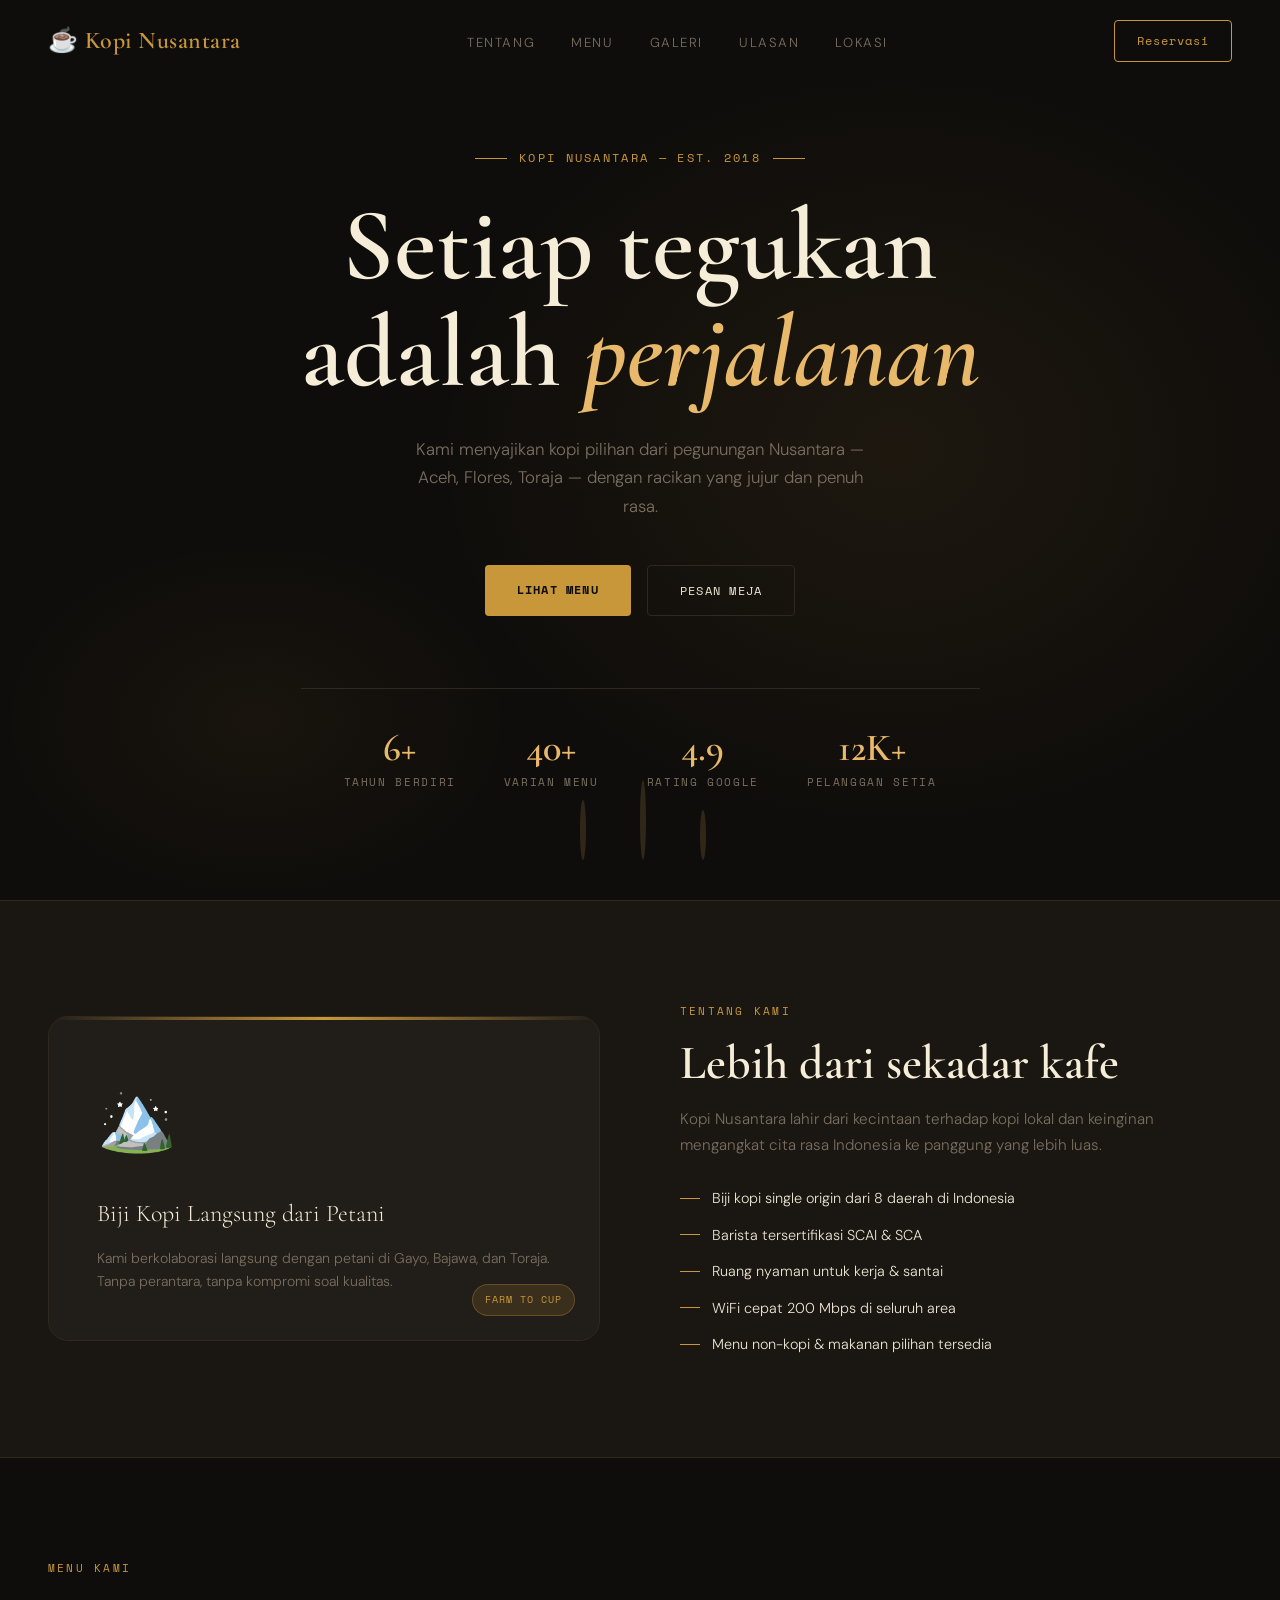
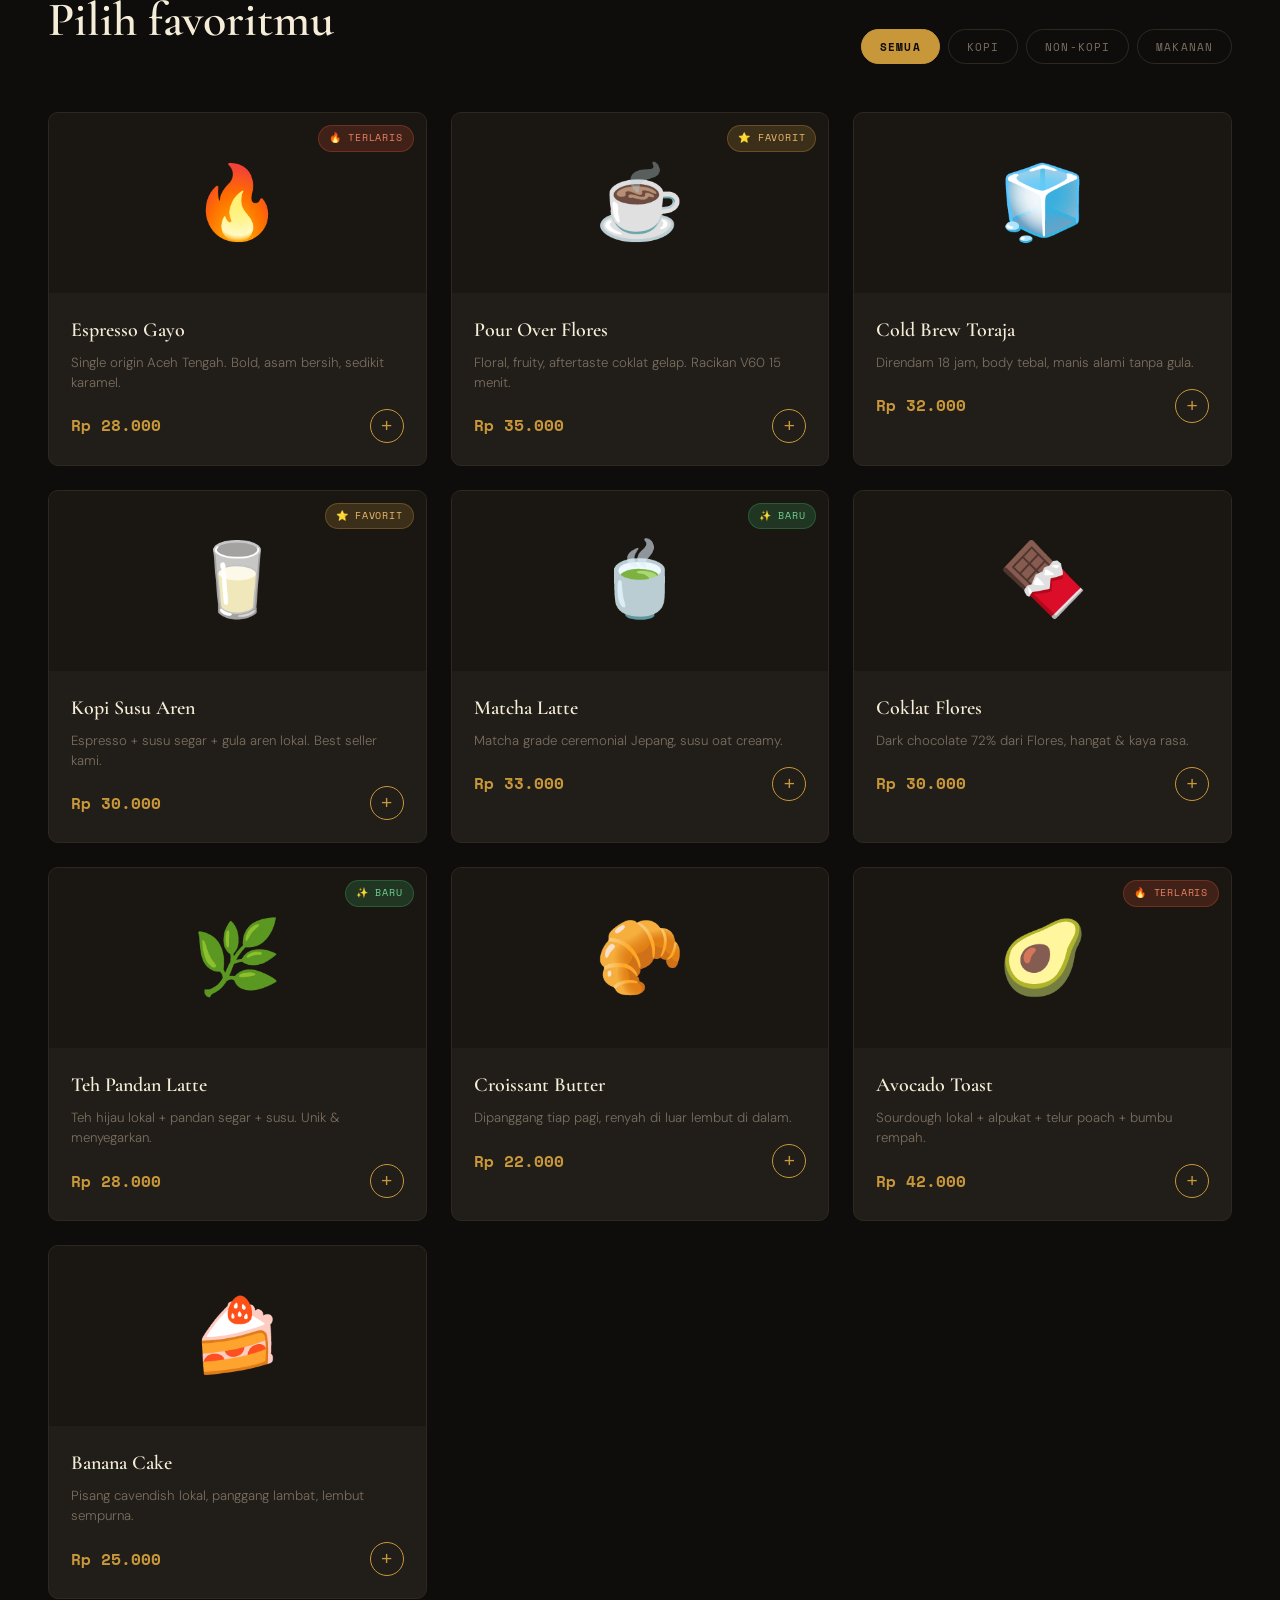
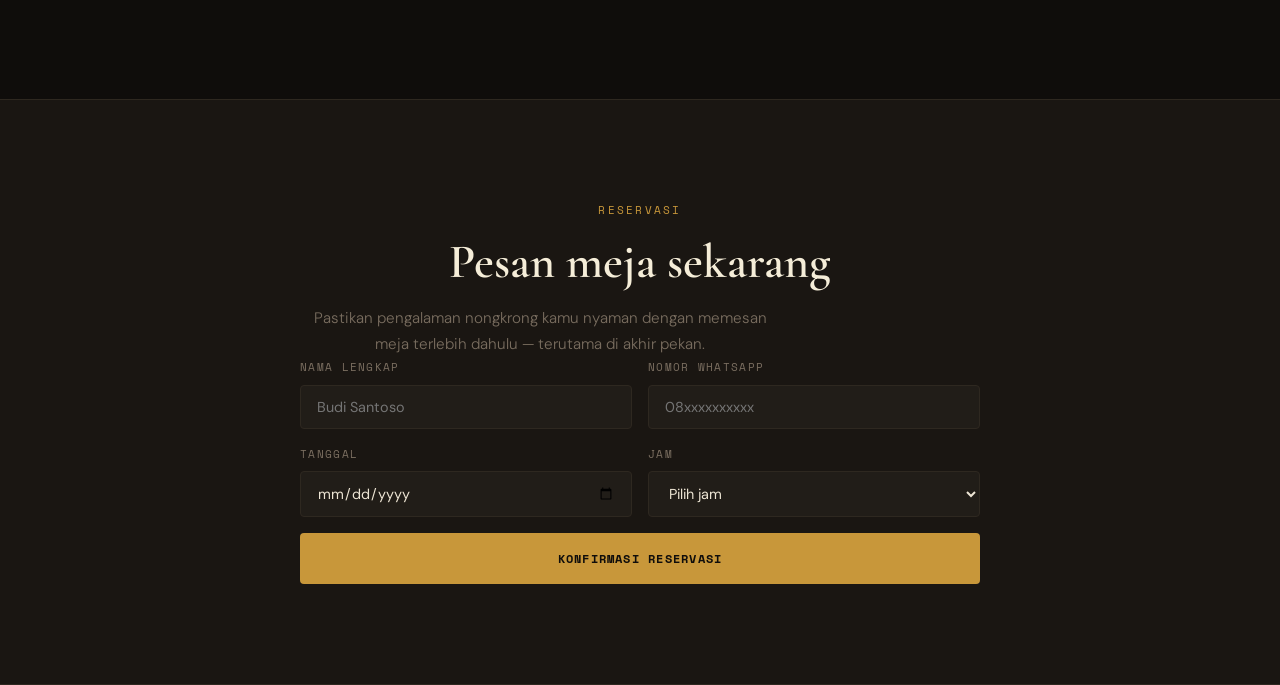
<file: index.html>
<!doctype html>
<html lang="id">
  <head>
    <meta charset="UTF-8" />
    <meta name="viewport" content="width=device-width, initial-scale=1.0" />
    <title>Kopi Nusantara — Dari Bumi, Untuk Jiwa</title>

    <link
      href="https://fonts.googleapis.com/css2?family=Cormorant+Garamond:ital,wght@0,400;0,600;1,400&family=DM+Sans:wght@300;400;500&family=Space+Mono:wght@400;700&display=swap"
      rel="stylesheet"
    />

    <link rel="stylesheet" href="style.css" />
  </head>

  <body>
    <nav id="navbar">
      <a class="nav-logo" href="#"> ☕ Kopi Nusantara </a>

      <ul class="nav-links">
        <li><a href="#about">Tentang</a></li>
        <li><a href="#menu">Menu</a></li>
        <li><a href="#galeri">Galeri</a></li>
        <li><a href="#testimoni">Ulasan</a></li>
        <li><a href="#info">Lokasi</a></li>
      </ul>

      <a class="nav-cta" href="#reservasi"> Reservasi </a>

      <button class="hamburger" id="hamburger" aria-label="Menu">
        <span></span>
        <span></span>
        <span></span>
      </button>
    </nav>

    <div class="mobile-menu" id="mobileMenu">
      <a href="#about" onclick="closeMenu()">Tentang</a>
      <a href="#menu" onclick="closeMenu()">Menu</a>
      <a href="#galeri" onclick="closeMenu()">Galeri</a>
      <a href="#testimoni" onclick="closeMenu()">Ulasan</a>
      <a href="#reservasi" onclick="closeMenu()">Reservasi</a>
      <a href="#info" onclick="closeMenu()">Lokasi</a>
    </div>

    <section id="hero">
      <div class="hero-bg"></div>

      <div class="steam-wrap">
        <div class="steam"></div>
        <div class="steam"></div>
        <div class="steam"></div>
      </div>

      <div class="hero-content fade-up">
        <p class="hero-eyebrow">Kopi Nusantara — Est. 2018</p>

        <h1 class="hero-title">
          Setiap tegukan<br />
          adalah <em>perjalanan</em>
        </h1>

        <p class="hero-sub">
          Kami menyajikan kopi pilihan dari pegunungan Nusantara — Aceh, Flores,
          Toraja — dengan racikan yang jujur dan penuh rasa.
        </p>

        <div class="hero-actions">
          <a href="#menu" class="btn-primary"> Lihat Menu </a>

          <a href="#reservasi" class="btn-ghost"> Pesan Meja </a>
        </div>

        <div class="hero-stats">
          <div class="stat">
            <div class="stat-num">6+</div>
            <div class="stat-label">Tahun Berdiri</div>
          </div>

          <div class="stat">
            <div class="stat-num">40+</div>
            <div class="stat-label">Varian Menu</div>
          </div>

          <div class="stat">
            <div class="stat-num">4.9</div>
            <div class="stat-label">Rating Google</div>
          </div>

          <div class="stat">
            <div class="stat-num">12K+</div>
            <div class="stat-label">Pelanggan Setia</div>
          </div>
        </div>
      </div>
    </section>

    <section id="about">
      <div class="about-visual fade-up">
        <div class="about-card">
          <span class="about-icon"> 🏔️ </span>

          <div class="about-card-title">Biji Kopi Langsung dari Petani</div>

          <p style="font-size: 0.88rem; color: var(--muted); line-height: 1.6">
            Kami berkolaborasi langsung dengan petani di Gayo, Bajawa, dan
            Toraja. Tanpa perantara, tanpa kompromi soal kualitas.
          </p>

          <div class="about-badge">Farm to Cup</div>
        </div>
      </div>

      <div class="about-text fade-up">
        <p class="section-eyebrow">Tentang Kami</p>

        <h2 class="section-title">Lebih dari sekadar kafe</h2>

        <p class="section-desc">
          Kopi Nusantara lahir dari kecintaan terhadap kopi lokal dan keinginan
          mengangkat cita rasa Indonesia ke panggung yang lebih luas.
        </p>

        <br />

        <ul class="feature-list">
          <li>Biji kopi single origin dari 8 daerah di Indonesia</li>

          <li>Barista tersertifikasi SCAI & SCA</li>

          <li>Ruang nyaman untuk kerja & santai</li>

          <li>WiFi cepat 200 Mbps di seluruh area</li>

          <li>Menu non-kopi & makanan pilihan tersedia</li>
        </ul>
      </div>
    </section>

    <section>
      <div id="menu">
        <div class="menu-header">
          <div>
            <p class="section-eyebrow">Menu Kami</p>

            <h2 class="section-title">Pilih favoritmu</h2>
          </div>

          <div class="menu-filters">
            <button class="filter-btn active" data-filter="all">Semua</button>

            <button class="filter-btn" data-filter="kopi">Kopi</button>

            <button class="filter-btn" data-filter="non-kopi">Non-Kopi</button>

            <button class="filter-btn" data-filter="makanan">Makanan</button>
          </div>
        </div>

        <div class="menu-grid" id="menuGrid"></div>
      </div>
    </section>

    <section id="reservasi">
      <div class="reservasi-inner fade-up">
        <p class="section-eyebrow">Reservasi</p>

        <h2 class="section-title">Pesan meja sekarang</h2>

        <p class="section-desc">
          Pastikan pengalaman nongkrong kamu nyaman dengan memesan meja terlebih
          dahulu — terutama di akhir pekan.
        </p>

        <div class="form-grid">
          <div class="form-group">
            <label for="nama"> Nama Lengkap </label>

            <input type="text" id="nama" placeholder="Budi Santoso" />
          </div>

          <div class="form-group">
            <label for="telp"> Nomor WhatsApp </label>

            <input type="tel" id="telp" placeholder="08xxxxxxxxxx" />
          </div>

          <div class="form-group">
            <label for="tgl"> Tanggal </label>

            <input type="date" id="tgl" />
          </div>

          <div class="form-group">
            <label for="jam"> Jam </label>

            <select id="jam">
              <option value="">Pilih jam</option>

              <option>08:00</option>
              <option>09:00</option>
              <option>10:00</option>
              <option>11:00</option>
              <option>12:00</option>
              <option>13:00</option>
              <option>14:00</option>
              <option>15:00</option>
              <option>16:00</option>
              <option>17:00</option>
              <option>18:00</option>
              <option>19:00</option>
              <option>20:00</option>
            </select>
          </div>
        </div>

        <button
          class="btn-primary"
          onclick="submitReservasi()"
          style="width: 100%; padding: 16px"
        >
          Konfirmasi Reservasi
        </button>

        <div id="form-msg">
          ✅ Reservasi berhasil! Kami akan menghubungi kamu via WhatsApp untuk
          konfirmasi.
        </div>
      </div>
    </section>

    <!-- bagian HTML masih berlanjut: galeri, testimoni, info, footer, script link -->

    <script src="script.js"></script>
  </body>
</html>
</file>
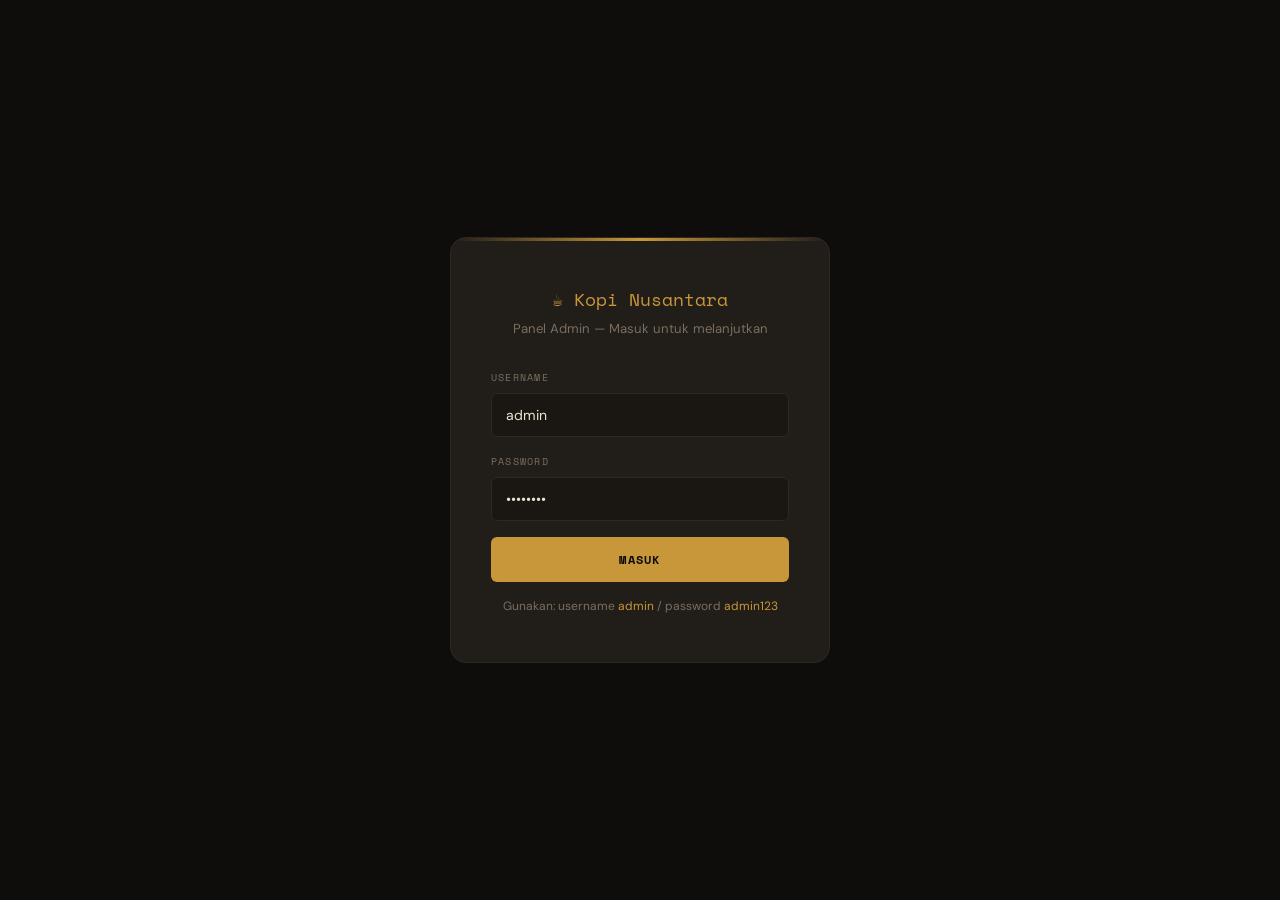
<file: admin-dashboard.html>
<!DOCTYPE html>
<html lang="id">
<head>
  <meta charset="UTF-8"/>
  <meta name="viewport" content="width=device-width, initial-scale=1.0"/>
  <title>Admin — Kopi Nusantara</title>
  <link href="https://fonts.googleapis.com/css2?family=DM+Sans:wght@300;400;500;600&family=Space+Mono:wght@400;700&display=swap" rel="stylesheet"/>
  <style>
    :root {
      --bg:       #0F0D0B;
      --surface:  #1A1612;
      --card:     #211D18;
      --border:   #2E2820;
      --gold:     #C8973A;
      --gold-s:   #E8B96A;
      --cream:    #F5EDD8;
      --muted:    #7A6E60;
      --text:     #EDE5D4;
      --red:      #E05A3A;
      --green:    #4CAF7D;
      --blue:     #4A90D9;
      --sidebar-w: 240px;
    }
    *, *::before, *::after { box-sizing: border-box; margin: 0; padding: 0; }
    body { background: var(--bg); color: var(--text); font-family: 'DM Sans', sans-serif; font-size: 0.9rem; display: flex; min-height: 100vh; }

    /* LOGIN */
    #loginScreen {
      position: fixed; inset: 0; z-index: 999;
      background: var(--bg);
      display: flex; align-items: center; justify-content: center;
    }
    .login-box {
      background: var(--card); border: 1px solid var(--border);
      border-radius: 16px; padding: 48px 40px; width: 380px;
      position: relative; overflow: hidden;
    }
    .login-box::before {
      content: ''; position: absolute; top: 0; left: 0; right: 0; height: 3px;
      background: linear-gradient(90deg, transparent, var(--gold), transparent);
    }
    .login-logo {
      font-family: 'Space Mono', monospace; font-size: 1.1rem;
      color: var(--gold); margin-bottom: 8px; text-align: center;
    }
    .login-sub { text-align: center; color: var(--muted); font-size: 0.82rem; margin-bottom: 32px; }
    .login-label {
      font-family: 'Space Mono', monospace; font-size: 0.65rem;
      letter-spacing: 0.12em; text-transform: uppercase;
      color: var(--muted); display: block; margin-bottom: 8px;
    }
    .login-input {
      width: 100%; background: var(--surface); border: 1px solid var(--border);
      border-radius: 6px; padding: 12px 14px; color: var(--text);
      font-family: 'DM Sans', sans-serif; font-size: 0.88rem;
      outline: none; margin-bottom: 16px; transition: border-color 0.2s;
    }
    .login-input:focus { border-color: var(--gold); }
    .login-btn {
      width: 100%; padding: 13px; background: var(--gold); color: var(--bg);
      border: none; border-radius: 6px; font-family: 'Space Mono', monospace;
      font-size: 0.78rem; font-weight: 700; letter-spacing: 0.1em;
      text-transform: uppercase; cursor: pointer; transition: background 0.2s;
    }
    .login-btn:hover { background: var(--gold-s); }
    .login-hint { text-align: center; color: var(--muted); font-size: 0.75rem; margin-top: 16px; }
    .login-hint span { color: var(--gold); }
    #loginErr { color: var(--red); font-size: 0.8rem; text-align: center; margin-top: 8px; display: none; }

    /* SIDEBAR */
    #sidebar {
      width: var(--sidebar-w); background: var(--surface);
      border-right: 1px solid var(--border);
      display: flex; flex-direction: column;
      position: fixed; top: 0; left: 0; bottom: 0; z-index: 50;
      transform: translateX(0); transition: transform 0.3s;
    }
    .sidebar-logo {
      padding: 24px 20px 20px;
      font-family: 'Space Mono', monospace; font-size: 0.95rem;
      color: var(--gold); border-bottom: 1px solid var(--border);
      display: flex; align-items: center; gap: 10px;
    }
    .sidebar-nav { flex: 1; padding: 16px 0; overflow-y: auto; }
    .nav-group-label {
      font-family: 'Space Mono', monospace; font-size: 0.6rem;
      letter-spacing: 0.15em; text-transform: uppercase;
      color: var(--muted); padding: 12px 20px 6px;
    }
    .nav-item {
      display: flex; align-items: center; gap: 10px;
      padding: 10px 20px; cursor: pointer; border-radius: 0;
      color: var(--muted); font-size: 0.85rem;
      transition: color 0.2s, background 0.2s;
      border-left: 3px solid transparent;
    }
    .nav-item:hover { color: var(--text); background: rgba(255,255,255,0.03); }
    .nav-item.active { color: var(--gold); background: rgba(200,151,58,0.08); border-left-color: var(--gold); }
    .nav-icon { font-size: 1rem; width: 20px; text-align: center; }
    .sidebar-footer {
      padding: 16px 20px; border-top: 1px solid var(--border);
    }
    .admin-info { display: flex; align-items: center; gap: 10px; margin-bottom: 12px; }
    .admin-avatar {
      width: 34px; height: 34px; border-radius: 50%;
      background: linear-gradient(135deg, var(--gold), var(--gold-s));
      display: flex; align-items: center; justify-content: center; font-size: 1rem;
    }
    .admin-name { font-size: 0.82rem; font-weight: 500; }
    .admin-role { font-family: 'Space Mono', monospace; font-size: 0.62rem; color: var(--muted); }
    .logout-btn {
      width: 100%; padding: 9px; background: transparent;
      border: 1px solid var(--border); color: var(--muted);
      border-radius: 6px; cursor: pointer; font-size: 0.78rem;
      font-family: 'Space Mono', monospace; letter-spacing: 0.08em;
      transition: border-color 0.2s, color 0.2s;
    }
    .logout-btn:hover { border-color: var(--red); color: var(--red); }

    /* MAIN */
    #main { margin-left: var(--sidebar-w); flex: 1; display: flex; flex-direction: column; min-height: 100vh; }
    .topbar {
      background: var(--surface); border-bottom: 1px solid var(--border);
      padding: 16px 32px; display: flex; align-items: center;
      justify-content: space-between; position: sticky; top: 0; z-index: 40;
    }
    .topbar-title { font-size: 1rem; font-weight: 600; color: var(--cream); }
    .topbar-right { display: flex; align-items: center; gap: 16px; }
    .topbar-date { font-family: 'Space Mono', monospace; font-size: 0.7rem; color: var(--muted); }
    .badge-notif {
      background: var(--red); color: #fff;
      font-family: 'Space Mono', monospace; font-size: 0.65rem;
      padding: 3px 8px; border-radius: 100px;
    }

    /* CONTENT */
    .page { padding: 28px 32px; display: none; }
    .page.active { display: block; }

    /* STAT CARDS */
    .stat-grid { display: grid; grid-template-columns: repeat(4, 1fr); gap: 16px; margin-bottom: 28px; }
    .stat-card {
      background: var(--card); border: 1px solid var(--border);
      border-radius: 10px; padding: 20px 22px;
      position: relative; overflow: hidden;
    }
    .stat-card::after {
      content: attr(data-icon); position: absolute; right: 16px; top: 14px;
      font-size: 1.8rem; opacity: 0.2;
    }
    .stat-label { font-family: 'Space Mono', monospace; font-size: 0.65rem; letter-spacing: 0.1em; text-transform: uppercase; color: var(--muted); margin-bottom: 10px; }
    .stat-value { font-size: 1.6rem; font-weight: 600; color: var(--cream); margin-bottom: 6px; }
    .stat-delta { font-size: 0.75rem; }
    .delta-up   { color: var(--green); }
    .delta-down { color: var(--red); }

    /* TABLE */
    .section-card {
      background: var(--card); border: 1px solid var(--border);
      border-radius: 10px; overflow: hidden; margin-bottom: 20px;
    }
    .section-head {
      padding: 16px 20px; border-bottom: 1px solid var(--border);
      display: flex; align-items: center; justify-content: space-between;
    }
    .section-head h3 { font-size: 0.9rem; font-weight: 600; color: var(--cream); }
    table { width: 100%; border-collapse: collapse; }
    th {
      font-family: 'Space Mono', monospace; font-size: 0.63rem;
      letter-spacing: 0.1em; text-transform: uppercase;
      color: var(--muted); text-align: left;
      padding: 12px 20px; border-bottom: 1px solid var(--border);
      white-space: nowrap;
    }
    td { padding: 12px 20px; border-bottom: 1px solid var(--border); font-size: 0.84rem; vertical-align: middle; }
    tr:last-child td { border-bottom: none; }
    tr:hover td { background: rgba(255,255,255,0.02); }

    /* STATUS BADGES */
    .badge {
      display: inline-flex; align-items: center; gap: 5px;
      padding: 3px 10px; border-radius: 100px;
      font-family: 'Space Mono', monospace; font-size: 0.62rem;
      letter-spacing: 0.06em; font-weight: 700;
    }
    .badge-confirmed { background: rgba(76,175,125,0.15); color: var(--green); border: 1px solid rgba(76,175,125,0.3); }
    .badge-pending   { background: rgba(200,151,58,0.15); color: var(--gold); border: 1px solid rgba(200,151,58,0.3); }
    .badge-cancelled { background: rgba(224,90,58,0.15);  color: var(--red);  border: 1px solid rgba(224,90,58,0.3); }
    .badge-kopi      { background: rgba(200,151,58,0.12); color: var(--gold-s); border: 1px solid rgba(200,151,58,0.2); }
    .badge-non-kopi  { background: rgba(76,175,125,0.12); color: #70D090; border: 1px solid rgba(76,175,125,0.2); }
    .badge-makanan   { background: rgba(74,144,217,0.12); color: #7AB5E8; border: 1px solid rgba(74,144,217,0.2); }

    /* BUTTONS */
    .btn {
      padding: 7px 14px; border-radius: 6px; cursor: pointer;
      font-size: 0.78rem; font-family: 'Space Mono', monospace;
      letter-spacing: 0.06em; border: none; transition: all 0.2s;
    }
    .btn-sm { padding: 5px 10px; font-size: 0.7rem; }
    .btn-gold  { background: var(--gold); color: var(--bg); font-weight: 700; }
    .btn-gold:hover  { background: var(--gold-s); }
    .btn-ghost { background: transparent; border: 1px solid var(--border); color: var(--muted); }
    .btn-ghost:hover { border-color: var(--gold); color: var(--gold); }
    .btn-danger { background: transparent; border: 1px solid rgba(224,90,58,0.3); color: var(--red); }
    .btn-danger:hover { background: rgba(224,90,58,0.1); }
    .btn-green { background: transparent; border: 1px solid rgba(76,175,125,0.3); color: var(--green); }
    .btn-green:hover { background: rgba(76,175,125,0.1); }

    /* ACTION ROW */
    .action-row { display: flex; gap: 8px; }

    /* SEARCH & FILTER ROW */
    .toolbar { display: flex; gap: 10px; align-items: center; flex-wrap: wrap; }
    .search-input {
      background: var(--surface); border: 1px solid var(--border);
      border-radius: 6px; padding: 8px 14px; color: var(--text);
      font-family: 'DM Sans', sans-serif; font-size: 0.84rem;
      outline: none; width: 220px; transition: border-color 0.2s;
    }
    .search-input:focus { border-color: var(--gold); }
    .filter-select {
      background: var(--surface); border: 1px solid var(--border);
      border-radius: 6px; padding: 8px 14px; color: var(--text);
      font-size: 0.82rem; outline: none; cursor: pointer;
    }

    /* MODAL */
    .modal-overlay {
      position: fixed; inset: 0; background: rgba(0,0,0,0.7);
      display: none; align-items: center; justify-content: center; z-index: 200;
    }
    .modal-overlay.open { display: flex; }
    .modal {
      background: var(--card); border: 1px solid var(--border);
      border-radius: 14px; width: 480px; max-width: 95vw;
      max-height: 90vh; overflow-y: auto;
      position: relative;
    }
    .modal-head {
      padding: 20px 24px; border-bottom: 1px solid var(--border);
      display: flex; align-items: center; justify-content: space-between;
      position: sticky; top: 0; background: var(--card); z-index: 1;
    }
    .modal-head h3 { font-size: 0.95rem; font-weight: 600; color: var(--cream); }
    .modal-close { background: none; border: none; color: var(--muted); font-size: 1.3rem; cursor: pointer; }
    .modal-body { padding: 24px; display: flex; flex-direction: column; gap: 16px; }
    .modal-foot { padding: 16px 24px; border-top: 1px solid var(--border); display: flex; gap: 10px; justify-content: flex-end; }
    .form-row { display: grid; grid-template-columns: 1fr 1fr; gap: 12px; }
    .form-group { display: flex; flex-direction: column; gap: 6px; }
    .form-group.full { grid-column: 1/-1; }
    .form-label { font-family: 'Space Mono', monospace; font-size: 0.63rem; letter-spacing: 0.1em; text-transform: uppercase; color: var(--muted); }
    .form-control {
      background: var(--surface); border: 1px solid var(--border);
      border-radius: 6px; padding: 10px 12px; color: var(--text);
      font-family: 'DM Sans', sans-serif; font-size: 0.86rem;
      outline: none; transition: border-color 0.2s; width: 100%;
    }
    .form-control:focus { border-color: var(--gold); }
    select.form-control option { background: var(--card); }

    /* MINI CHART */
    .chart-wrap { display: grid; grid-template-columns: 1fr 1fr; gap: 16px; margin-bottom: 20px; }
    .chart-card { background: var(--card); border: 1px solid var(--border); border-radius: 10px; padding: 20px; }
    .chart-title { font-family: 'Space Mono', monospace; font-size: 0.68rem; letter-spacing: 0.1em; text-transform: uppercase; color: var(--muted); margin-bottom: 16px; }
    .bar-chart { display: flex; align-items: flex-end; gap: 8px; height: 80px; }
    .bar-col { display: flex; flex-direction: column; align-items: center; gap: 4px; flex: 1; }
    .bar {
      width: 100%; border-radius: 4px 4px 0 0;
      background: linear-gradient(180deg, var(--gold-s), var(--gold));
      transition: height 0.5s ease;
    }
    .bar-lbl { font-family: 'Space Mono', monospace; font-size: 0.58rem; color: var(--muted); }
    .donut-wrap { display: flex; align-items: center; gap: 20px; }
    .donut-legend { display: flex; flex-direction: column; gap: 8px; }
    .legend-item { display: flex; align-items: center; gap: 8px; font-size: 0.78rem; }
    .legend-dot { width: 10px; height: 10px; border-radius: 50%; flex-shrink: 0; }

    /* TOAST */
    #toast {
      position: fixed; bottom: 28px; right: 28px; z-index: 500;
      background: var(--green); color: #fff;
      font-family: 'Space Mono', monospace; font-size: 0.75rem;
      padding: 10px 20px; border-radius: 6px;
      transform: translateY(10px); opacity: 0;
      transition: all 0.3s; pointer-events: none;
    }
    #toast.show { transform: translateY(0); opacity: 1; }
    #toast.error { background: var(--red); }

    /* RESPONSIVE */
    @media (max-width: 900px) {
      #sidebar { transform: translateX(-100%); }
      #sidebar.open { transform: translateX(0); }
      #main { margin-left: 0; }
      .stat-grid { grid-template-columns: 1fr 1fr; }
      .chart-wrap { grid-template-columns: 1fr; }
      .topbar { padding: 14px 16px; }
      .page { padding: 20px 16px; }
    }
    @media (max-width: 560px) {
      .stat-grid { grid-template-columns: 1fr; }
    }

    /* EMPTY STATE */
    .empty-state {
      text-align: center; padding: 48px 20px;
      color: var(--muted); font-size: 0.85rem;
    }
    .empty-state .empty-icon { font-size: 2.5rem; margin-bottom: 12px; }
  </style>
</head>
<body>

<!-- LOGIN -->
<div id="loginScreen">
  <div class="login-box">
    <div class="login-logo">☕ Kopi Nusantara</div>
    <div class="login-sub">Panel Admin — Masuk untuk melanjutkan</div>
    <label class="login-label">Username</label>
    <input class="login-input" id="loginUser" type="text" placeholder="admin" value="admin"/>
    <label class="login-label">Password</label>
    <input class="login-input" id="loginPass" type="password" placeholder="••••••" value="admin123"/>
    <button class="login-btn" onclick="doLogin()">Masuk</button>
    <div class="login-hint">Gunakan: username <span>admin</span> / password <span>admin123</span></div>
    <div id="loginErr">❌ Username atau password salah.</div>
  </div>
</div>

<!-- SIDEBAR -->
<div id="sidebar">
  <div class="sidebar-logo">☕ <span>Admin Panel</span></div>
  <nav class="sidebar-nav">
    <div class="nav-group-label">Utama</div>
    <div class="nav-item active" onclick="showPage('dashboard', this)"><span class="nav-icon">📊</span> Dashboard</div>
    <div class="nav-group-label">Kelola</div>
    <div class="nav-item" onclick="showPage('menu', this)"><span class="nav-icon">☕</span> Menu</div>
    <div class="nav-item" onclick="showPage('reservasi', this)"><span class="nav-icon">📅</span> Reservasi</div>
    <div class="nav-item" onclick="showPage('ulasan', this)"><span class="nav-icon">⭐</span> Ulasan</div>
    <div class="nav-group-label">Pengaturan</div>
    <div class="nav-item" onclick="showPage('pengaturan', this)"><span class="nav-icon">⚙️</span> Pengaturan</div>
  </nav>
  <div class="sidebar-footer">
    <div class="admin-info">
      <div class="admin-avatar">👤</div>
      <div><div class="admin-name">Administrator</div><div class="admin-role">Super Admin</div></div>
    </div>
    <button class="logout-btn" onclick="doLogout()">↩ Keluar</button>
  </div>
</div>

<!-- MAIN -->
<div id="main">
  <div class="topbar">
    <div style="display:flex;align-items:center;gap:12px">
      <button id="menuToggle" onclick="toggleSidebar()" style="background:none;border:none;color:var(--muted);font-size:1.2rem;cursor:pointer;display:none">☰</button>
      <span class="topbar-title" id="topbarTitle">Dashboard</span>
    </div>
    <div class="topbar-right">
      <span class="topbar-date" id="topbarDate"></span>
      <span class="badge-notif" id="pendingBadge">0 pending</span>
    </div>
  </div>

  <!-- DASHBOARD -->
  <div class="page active" id="page-dashboard">
    <div class="stat-grid">
      <div class="stat-card" data-icon="💰">
        <div class="stat-label">Pendapatan Hari Ini</div>
        <div class="stat-value" id="statRevenue">Rp 0</div>
        <div class="stat-delta delta-up">↑ 12% dari kemarin</div>
      </div>
      <div class="stat-card" data-icon="📅">
        <div class="stat-label">Reservasi Hari Ini</div>
        <div class="stat-value" id="statReservasi">0</div>
        <div class="stat-delta delta-up">↑ 3 baru</div>
      </div>
      <div class="stat-card" data-icon="☕">
        <div class="stat-label">Total Menu Aktif</div>
        <div class="stat-value" id="statMenu">0</div>
        <div class="stat-delta" style="color:var(--muted)">— tidak ada perubahan</div>
      </div>
      <div class="stat-card" data-icon="⭐">
        <div class="stat-label">Rating Rata-rata</div>
        <div class="stat-value">4.9</div>
        <div class="stat-delta delta-up">↑ 0.1 bulan ini</div>
      </div>
    </div>

    <div class="chart-wrap">
      <div class="chart-card">
        <div class="chart-title">Pesanan 7 Hari Terakhir</div>
        <div class="bar-chart" id="barChart"></div>
      </div>
      <div class="chart-card">
        <div class="chart-title">Komposisi Menu</div>
        <div class="donut-wrap">
          <svg width="80" height="80" viewBox="0 0 80 80">
            <circle cx="40" cy="40" r="30" fill="none" stroke="var(--border)" stroke-width="14"/>
            <circle cx="40" cy="40" r="30" fill="none" stroke="var(--gold)" stroke-width="14"
              stroke-dasharray="94 94" stroke-dashoffset="0" transform="rotate(-90 40 40)"/>
            <circle cx="40" cy="40" r="30" fill="none" stroke="#4CAF7D" stroke-width="14"
              stroke-dasharray="56 132" stroke-dashoffset="-94" transform="rotate(-90 40 40)"/>
            <circle cx="40" cy="40" r="30" fill="none" stroke="#4A90D9" stroke-width="14"
              stroke-dasharray="38 150" stroke-dashoffset="-150" transform="rotate(-90 40 40)"/>
          </svg>
          <div class="donut-legend">
            <div class="legend-item"><div class="legend-dot" style="background:var(--gold)"></div> Kopi (50%)</div>
            <div class="legend-item"><div class="legend-dot" style="background:#4CAF7D"></div> Non-Kopi (30%)</div>
            <div class="legend-item"><div class="legend-dot" style="background:#4A90D9"></div> Makanan (20%)</div>
          </div>
        </div>
      </div>
    </div>

    <div class="section-card">
      <div class="section-head">
        <h3>Reservasi Terbaru</h3>
        <button class="btn btn-ghost btn-sm" onclick="showPage('reservasi', document.querySelector('.nav-item:nth-child(4)'))">Lihat semua →</button>
      </div>
      <div id="dashReservasiTable"></div>
    </div>
  </div>

  <!-- MENU -->
  <div class="page" id="page-menu">
    <div class="section-card">
      <div class="section-head">
        <h3>Daftar Menu</h3>
        <div class="toolbar">
          <input class="search-input" id="menuSearch" placeholder="🔍 Cari menu..." oninput="renderMenuTable()"/>
          <select class="filter-select" id="menuFilter" onchange="renderMenuTable()">
            <option value="all">Semua</option>
            <option value="kopi">Kopi</option>
            <option value="non-kopi">Non-Kopi</option>
            <option value="makanan">Makanan</option>
          </select>
          <button class="btn btn-gold" onclick="openMenuModal()">+ Tambah Menu</button>
        </div>
      </div>
      <table>
        <thead>
          <tr>
            <th>#</th><th>Nama</th><th>Kategori</th><th>Harga</th><th>Status</th><th>Aksi</th>
          </tr>
        </thead>
        <tbody id="menuTableBody"></tbody>
      </table>
    </div>
  </div>

  <!-- RESERVASI -->
  <div class="page" id="page-reservasi">
    <div class="section-card">
      <div class="section-head">
        <h3>Daftar Reservasi</h3>
        <div class="toolbar">
          <input class="search-input" id="resSearch" placeholder="🔍 Cari nama/tanggal..." oninput="renderResTable()"/>
          <select class="filter-select" id="resFilter" onchange="renderResTable()">
            <option value="all">Semua Status</option>
            <option value="pending">Pending</option>
            <option value="confirmed">Confirmed</option>
            <option value="cancelled">Cancelled</option>
          </select>
          <button class="btn btn-gold" onclick="openResModal()">+ Tambah</button>
        </div>
      </div>
      <table>
        <thead>
          <tr><th>#</th><th>Nama</th><th>Tanggal</th><th>Jam</th><th>Tamu</th><th>Area</th><th>Status</th><th>Aksi</th></tr>
        </thead>
        <tbody id="resTableBody"></tbody>
      </table>
    </div>
  </div>

  <!-- ULASAN -->
  <div class="page" id="page-ulasan">
    <div class="section-card">
      <div class="section-head">
        <h3>Ulasan Pelanggan</h3>
      </div>
      <table>
        <thead>
          <tr><th>#</th><th>Nama</th><th>Rating</th><th>Komentar</th><th>Tanggal</th><th>Aksi</th></tr>
        </thead>
        <tbody id="ulasanTableBody"></tbody>
      </table>
    </div>
  </div>

  <!-- PENGATURAN -->
  <div class="page" id="page-pengaturan">
    <div class="section-card" style="max-width:520px">
      <div class="section-head"><h3>Informasi Toko</h3></div>
      <div class="modal-body">
        <div class="form-group">
          <label class="form-label">Nama Toko</label>
          <input class="form-control" value="Kopi Nusantara"/>
        </div>
        <div class="form-group">
          <label class="form-label">Alamat</label>
          <input class="form-control" value="Jl. Diponegoro No. 42, Salatiga"/>
        </div>
        <div class="form-row">
          <div class="form-group">
            <label class="form-label">Telepon</label>
            <input class="form-control" value="0812-3456-7890"/>
          </div>
          <div class="form-group">
            <label class="form-label">Email</label>
            <input class="form-control" value="halo@kopinusantara.id"/>
          </div>
        </div>
        <div class="form-row">
          <div class="form-group">
            <label class="form-label">Buka (Weekday)</label>
            <input class="form-control" value="07:00"/>
          </div>
          <div class="form-group">
            <label class="form-label">Tutup (Weekday)</label>
            <input class="form-control" value="22:00"/>
          </div>
        </div>
        <button class="btn btn-gold" style="width:100%" onclick="showToast('✅ Pengaturan berhasil disimpan!')">Simpan Perubahan</button>
      </div>
    </div>
  </div>
</div>

<!-- MODAL MENU -->
<div class="modal-overlay" id="menuModal">
  <div class="modal">
    <div class="modal-head">
      <h3 id="menuModalTitle">Tambah Menu</h3>
      <button class="modal-close" onclick="closeModal('menuModal')">✕</button>
    </div>
    <div class="modal-body">
      <input type="hidden" id="menuEditId"/>
      <div class="form-row">
        <div class="form-group full">
          <label class="form-label">Nama Menu</label>
          <input class="form-control" id="mNama" placeholder="Contoh: Espresso Gayo"/>
        </div>
        <div class="form-group">
          <label class="form-label">Kategori</label>
          <select class="form-control" id="mKat">
            <option value="kopi">Kopi</option>
            <option value="non-kopi">Non-Kopi</option>
            <option value="makanan">Makanan</option>
          </select>
        </div>
        <div class="form-group">
          <label class="form-label">Harga (Rp)</label>
          <input class="form-control" id="mHarga" type="number" placeholder="28000"/>
        </div>
        <div class="form-group">
          <label class="form-label">Emoji / Icon</label>
          <input class="form-control" id="mEmoji" placeholder="☕"/>
        </div>
        <div class="form-group">
          <label class="form-label">Badge</label>
          <select class="form-control" id="mBadge">
            <option value="">— Tidak ada —</option>
            <option value="hot">🔥 Terlaris</option>
            <option value="new">✨ Baru</option>
            <option value="fav">⭐ Favorit</option>
          </select>
        </div>
        <div class="form-group full">
          <label class="form-label">Deskripsi</label>
          <textarea class="form-control" id="mDesc" rows="3" placeholder="Deskripsi singkat menu..."></textarea>
        </div>
        <div class="form-group">
          <label class="form-label">Status</label>
          <select class="form-control" id="mStatus">
            <option value="aktif">Aktif</option>
            <option value="nonaktif">Non-Aktif</option>
          </select>
        </div>
      </div>
    </div>
    <div class="modal-foot">
      <button class="btn btn-ghost" onclick="closeModal('menuModal')">Batal</button>
      <button class="btn btn-gold" onclick="saveMenu()">Simpan</button>
    </div>
  </div>
</div>

<!-- MODAL RESERVASI -->
<div class="modal-overlay" id="resModal">
  <div class="modal">
    <div class="modal-head">
      <h3 id="resModalTitle">Tambah Reservasi</h3>
      <button class="modal-close" onclick="closeModal('resModal')">✕</button>
    </div>
    <div class="modal-body">
      <input type="hidden" id="resEditId"/>
      <div class="form-row">
        <div class="form-group">
          <label class="form-label">Nama Tamu</label>
          <input class="form-control" id="rNama" placeholder="Nama pelanggan"/>
        </div>
        <div class="form-group">
          <label class="form-label">WhatsApp</label>
          <input class="form-control" id="rTelp" placeholder="08xxxxxxxxxx"/>
        </div>
        <div class="form-group">
          <label class="form-label">Tanggal</label>
          <input class="form-control" id="rTgl" type="date"/>
        </div>
        <div class="form-group">
          <label class="form-label">Jam</label>
          <select class="form-control" id="rJam">
            <option>08:00</option><option>09:00</option><option>10:00</option>
            <option>11:00</option><option>12:00</option><option>13:00</option>
            <option>14:00</option><option>15:00</option><option>16:00</option>
            <option>17:00</option><option>18:00</option><option>19:00</option>
            <option>20:00</option>
          </select>
        </div>
        <div class="form-group">
          <label class="form-label">Jumlah Tamu</label>
          <select class="form-control" id="rKursi">
            <option>1 orang</option><option>2 orang</option><option>3 orang</option>
            <option>4 orang</option><option>5–8 orang</option><option>9+ orang</option>
          </select>
        </div>
        <div class="form-group">
          <label class="form-label">Area</label>
          <select class="form-control" id="rArea">
            <option>Indoor</option><option>Outdoor</option><option>VIP Room</option>
          </select>
        </div>
        <div class="form-group full">
          <label class="form-label">Status</label>
          <select class="form-control" id="rStatus">
            <option value="pending">Pending</option>
            <option value="confirmed">Confirmed</option>
            <option value="cancelled">Cancelled</option>
          </select>
        </div>
        <div class="form-group full">
          <label class="form-label">Catatan</label>
          <textarea class="form-control" id="rCatatan" rows="2" placeholder="Catatan khusus..."></textarea>
        </div>
      </div>
    </div>
    <div class="modal-foot">
      <button class="btn btn-ghost" onclick="closeModal('resModal')">Batal</button>
      <button class="btn btn-gold" onclick="saveRes()">Simpan</button>
    </div>
  </div>
</div>

<!-- TOAST -->
<div id="toast"></div>

<script>
/* === DATA === */
let menuItems = [
  { id:1, name:'Espresso Gayo',    cat:'kopi',     price:28000, emoji:'🔥', badge:'hot', desc:'Single origin Aceh Tengah. Bold, asam bersih, karamel.',     status:'aktif' },
  { id:2, name:'Pour Over Flores', cat:'kopi',     price:35000, emoji:'☕', badge:'fav', desc:'Floral, fruity, aftertaste coklat gelap. V60 15 menit.',      status:'aktif' },
  { id:3, name:'Cold Brew Toraja', cat:'kopi',     price:32000, emoji:'🧊', badge:null,  desc:'Direndam 18 jam, body tebal, manis alami.',                   status:'aktif' },
  { id:4, name:'Kopi Susu Aren',   cat:'kopi',     price:30000, emoji:'🥛', badge:'fav', desc:'Espresso + susu segar + gula aren lokal.',                    status:'aktif' },
  { id:5, name:'Matcha Latte',     cat:'non-kopi', price:33000, emoji:'🍵', badge:'new', desc:'Matcha grade ceremonial Jepang, susu oat creamy.',            status:'aktif' },
  { id:6, name:'Coklat Flores',    cat:'non-kopi', price:30000, emoji:'🍫', badge:null,  desc:'Dark chocolate 72% dari Flores, hangat & kaya rasa.',        status:'aktif' },
  { id:7, name:'Teh Pandan Latte', cat:'non-kopi', price:28000, emoji:'🌿', badge:'new', desc:'Teh hijau lokal + pandan segar + susu.',                      status:'aktif' },
  { id:8, name:'Croissant Butter', cat:'makanan',  price:22000, emoji:'🥐', badge:null,  desc:'Dipanggang tiap pagi, renyah luar lembut dalam.',             status:'aktif' },
  { id:9, name:'Avocado Toast',    cat:'makanan',  price:42000, emoji:'🥑', badge:'hot', desc:'Sourdough lokal + alpukat + telur poach + rempah.',           status:'aktif' },
  { id:10,name:'Banana Cake',      cat:'makanan',  price:25000, emoji:'🍰', badge:null,  desc:'Pisang cavendish lokal, panggang lambat, lembut sempurna.',   status:'aktif' },
];

let reservasiItems = [
  { id:1, nama:'Ahmad Rizki',   telp:'08123456789', tgl:'2024-12-20', jam:'10:00', kursi:'2 orang', area:'Indoor',   status:'confirmed', catatan:''              },
  { id:2, nama:'Siti Rahayu',   telp:'08234567890', tgl:'2024-12-20', jam:'13:00', kursi:'4 orang', area:'Outdoor',  status:'pending',   catatan:'Bawa bayi'     },
  { id:3, nama:'Bima Pratama',  telp:'08345678901', tgl:'2024-12-21', jam:'14:00', kursi:'3 orang', area:'VIP Room', status:'confirmed', catatan:'Ulang tahun'   },
  { id:4, nama:'Dewi Anggraini',telp:'08456789012', tgl:'2024-12-21', jam:'11:00', kursi:'2 orang', area:'Indoor',   status:'pending',   catatan:''              },
  { id:5, nama:'Reza Firmansyah',telp:'08567890123',tgl:'2024-12-22', jam:'19:00', kursi:'5–8 orang',area:'Outdoor', status:'cancelled', catatan:'Acara dibatal' },
];

let ulasanItems = [
  { id:1, nama:'Ahmad Rizki',    rating:5, komentar:'Kopi Gayo-nya beda banget! Asamnya bersih, floral, bikin nagih.',        tgl:'2024-12-10' },
  { id:2, nama:'Siti Rahayu',    rating:5, komentar:'Cold brew-nya juara! Barista juga ramah dan bisa jelasin tiap kopi.',     tgl:'2024-12-12' },
  { id:3, nama:'Bima Pratama',   rating:5, komentar:'WiFi kencang, suasana profesional tapi santai. Kopi selalu konsisten.',   tgl:'2024-12-15' },
  { id:4, nama:'Lina Kusuma',    rating:4, komentar:'Matcha Latte-nya enak banget! Tempatnya cozy dan harganya terjangkau.',   tgl:'2024-12-18' },
];

let nextMenuId = 11;
let nextResId  = 6;

/* === LOGIN === */
function doLogin() {
  const u = document.getElementById('loginUser').value;
  const p = document.getElementById('loginPass').value;
  if (u === 'admin' && p === 'admin123') {
    document.getElementById('loginScreen').style.display = 'none';
    initDashboard();
  } else {
    document.getElementById('loginErr').style.display = 'block';
  }
}
document.getElementById('loginPass').addEventListener('keydown', e => { if(e.key==='Enter') doLogin(); });

function doLogout() {
  if (confirm('Yakin ingin keluar?')) location.reload();
}

/* === SIDEBAR === */
function showPage(id, el) {
  document.querySelectorAll('.page').forEach(p => p.classList.remove('active'));
  document.querySelectorAll('.nav-item').forEach(n => n.classList.remove('active'));
  document.getElementById('page-' + id).classList.add('active');
  if (el) el.classList.add('active');
  const titles = { dashboard:'Dashboard', menu:'Kelola Menu', reservasi:'Kelola Reservasi', ulasan:'Ulasan Pelanggan', pengaturan:'Pengaturan' };
  document.getElementById('topbarTitle').textContent = titles[id] || id;
  if (id === 'menu')      renderMenuTable();
  if (id === 'reservasi') renderResTable();
  if (id === 'ulasan')    renderUlasan();
  if (window.innerWidth <= 900) document.getElementById('sidebar').classList.remove('open');
}

function toggleSidebar() {
  document.getElementById('sidebar').classList.toggle('open');
}

/* === DATE === */
function setDate() {
  const d = new Date();
  document.getElementById('topbarDate').textContent =
    d.toLocaleDateString('id-ID', { weekday:'long', day:'numeric', month:'long', year:'numeric' });
}

/* === INIT === */
function initDashboard() {
  setDate();
  updateStats();
  renderBarChart();
  renderDashReservasi();
  setInterval(setDate, 60000);
  if (window.innerWidth <= 900) document.getElementById('menuToggle').style.display = 'block';
}

function updateStats() {
  document.getElementById('statRevenue').textContent = 'Rp ' + (1_240_000).toLocaleString('id-ID');
  document.getElementById('statReservasi').textContent = reservasiItems.filter(r => r.status !== 'cancelled').length;
  document.getElementById('statMenu').textContent = menuItems.filter(m => m.status === 'aktif').length;
  const pending = reservasiItems.filter(r => r.status === 'pending').length;
  document.getElementById('pendingBadge').textContent = pending + ' pending';
}

/* === BAR CHART === */
function renderBarChart() {
  const days = ['Sen','Sel','Rab','Kam','Jum','Sab','Min'];
  const vals = [18, 24, 20, 30, 27, 42, 35];
  const max = Math.max(...vals);
  document.getElementById('barChart').innerHTML = days.map((d,i) => `
    <div class="bar-col">
      <div class="bar" style="height:${Math.round((vals[i]/max)*70)+10}px"></div>
      <div class="bar-lbl">${d}</div>
    </div>
  `).join('');
}

/* === DASH RESERVASI === */
function renderDashReservasi() {
  const rows = reservasiItems.slice(0,4).map((r,i) => `
    <tr>
      <td>${i+1}</td>
      <td>${r.nama}</td>
      <td>${r.tgl}</td>
      <td>${r.jam}</td>
      <td><span class="badge badge-${r.status}">${r.status}</span></td>
    </tr>
  `).join('');
  document.getElementById('dashReservasiTable').innerHTML =
    `<table><thead><tr><th>#</th><th>Nama</th><th>Tanggal</th><th>Jam</th><th>Status</th></tr></thead><tbody>${rows}</tbody></table>`;
}

/* === MENU TABLE === */
function renderMenuTable() {
  const search = document.getElementById('menuSearch').value.toLowerCase();
  const filter = document.getElementById('menuFilter').value;
  let items = menuItems.filter(m =>
    (filter === 'all' || m.cat === filter) &&
    m.name.toLowerCase().includes(search)
  );
  const body = document.getElementById('menuTableBody');
  if (!items.length) {
    body.innerHTML = `<tr><td colspan="6"><div class="empty-state"><div class="empty-icon">🔍</div>Tidak ada menu ditemukan</div></td></tr>`;
    return;
  }
  body.innerHTML = items.map((m, i) => `
    <tr>
      <td>${i+1}</td>
      <td>${m.emoji} ${m.name}</td>
      <td><span class="badge badge-${m.cat}">${m.cat}</span></td>
      <td>Rp ${m.price.toLocaleString('id-ID')}</td>
      <td>
        <span class="badge ${m.status==='aktif' ? 'badge-confirmed':'badge-cancelled'}">
          ${m.status}
        </span>
      </td>
      <td><div class="action-row">
        <button class="btn btn-ghost btn-sm" onclick="editMenu(${m.id})">✏️ Edit</button>
        <button class="btn btn-danger btn-sm" onclick="deleteMenu(${m.id})">🗑️</button>
      </div></td>
    </tr>
  `).join('');
}

function openMenuModal(id = null) {
  document.getElementById('menuModalTitle').textContent = id ? 'Edit Menu' : 'Tambah Menu';
  document.getElementById('menuEditId').value = id || '';
  if (!id) {
    ['mNama','mDesc','mEmoji'].forEach(x => document.getElementById(x).value = '');
    document.getElementById('mHarga').value = '';
    document.getElementById('mKat').value = 'kopi';
    document.getElementById('mBadge').value = '';
    document.getElementById('mStatus').value = 'aktif';
  }
  document.getElementById('menuModal').classList.add('open');
}

function editMenu(id) {
  const m = menuItems.find(x => x.id === id);
  if (!m) return;
  openMenuModal(id);
  document.getElementById('mNama').value  = m.name;
  document.getElementById('mKat').value   = m.cat;
  document.getElementById('mHarga').value = m.price;
  document.getElementById('mEmoji').value = m.emoji;
  document.getElementById('mBadge').value = m.badge || '';
  document.getElementById('mDesc').value  = m.desc;
  document.getElementById('mStatus').value = m.status;
}

function saveMenu() {
  const id    = document.getElementById('menuEditId').value;
  const nama  = document.getElementById('mNama').value.trim();
  const harga = parseInt(document.getElementById('mHarga').value);
  if (!nama || !harga) { showToast('❌ Nama dan harga wajib diisi!', true); return; }
  const data = {
    name: nama, cat: document.getElementById('mKat').value,
    price: harga, emoji: document.getElementById('mEmoji').value || '☕',
    badge: document.getElementById('mBadge').value || null,
    desc: document.getElementById('mDesc').value,
    status: document.getElementById('mStatus').value,
  };
  if (id) {
    const idx = menuItems.findIndex(x => x.id === parseInt(id));
    menuItems[idx] = { ...menuItems[idx], ...data };
    showToast('✅ Menu berhasil diperbarui!');
  } else {
    menuItems.push({ id: nextMenuId++, ...data });
    showToast('✅ Menu berhasil ditambahkan!');
  }
  closeModal('menuModal');
  renderMenuTable();
  updateStats();
}

function deleteMenu(id) {
  if (!confirm('Hapus menu ini?')) return;
  menuItems = menuItems.filter(m => m.id !== id);
  renderMenuTable();
  updateStats();
  showToast('🗑️ Menu dihapus.');
}

/* === RESERVASI TABLE === */
function renderResTable() {
  const search = document.getElementById('resSearch').value.toLowerCase();
  const filter = document.getElementById('resFilter').value;
  let items = reservasiItems.filter(r =>
    (filter === 'all' || r.status === filter) &&
    (r.nama.toLowerCase().includes(search) || r.tgl.includes(search))
  );
  const body = document.getElementById('resTableBody');
  if (!items.length) {
    body.innerHTML = `<tr><td colspan="8"><div class="empty-state"><div class="empty-icon">📅</div>Tidak ada reservasi ditemukan</div></td></tr>`;
    return;
  }
  body.innerHTML = items.map((r, i) => `
    <tr>
      <td>${i+1}</td>
      <td>
        <div style="font-weight:500">${r.nama}</div>
        <div style="color:var(--muted);font-size:0.75rem">${r.telp}</div>
      </td>
      <td>${r.tgl}</td>
      <td>${r.jam}</td>
      <td>${r.kursi}</td>
      <td>${r.area}</td>
      <td><span class="badge badge-${r.status}">${r.status}</span></td>
      <td>
        <div class="action-row">
          ${r.status==='pending' ? `<button class="btn btn-green btn-sm" onclick="confirmRes(${r.id})">✓</button>` : ''}
          <button class="btn btn-ghost btn-sm" onclick="editRes(${r.id})">✏️</button>
          <button class="btn btn-danger btn-sm" onclick="deleteRes(${r.id})">🗑️</button>
        </div>
      </td>
    </tr>
  `).join('');
}

function confirmRes(id) {
  const r = reservasiItems.find(x => x.id === id);
  if (r) { r.status = 'confirmed'; renderResTable(); updateStats(); showToast('✅ Reservasi dikonfirmasi!'); }
}

function openResModal(id = null) {
  document.getElementById('resModalTitle').textContent = id ? 'Edit Reservasi' : 'Tambah Reservasi';
  document.getElementById('resEditId').value = id || '';
  if (!id) {
    ['rNama','rTelp','rCatatan'].forEach(x => document.getElementById(x).value = '');
    document.getElementById('rTgl').value = new Date().toISOString().split('T')[0];
    document.getElementById('rStatus').value = 'pending';
  }
  document.getElementById('resModal').classList.add('open');
}

function editRes(id) {
  const r = reservasiItems.find(x => x.id === id);
  if (!r) return;
  openResModal(id);
  document.getElementById('rNama').value    = r.nama;
  document.getElementById('rTelp').value    = r.telp;
  document.getElementById('rTgl').value     = r.tgl;
  document.getElementById('rJam').value     = r.jam;
  document.getElementById('rKursi').value   = r.kursi;
  document.getElementById('rArea').value    = r.area;
  document.getElementById('rStatus').value  = r.status;
  document.getElementById('rCatatan').value = r.catatan;
}

function saveRes() {
  const id   = document.getElementById('resEditId').value;
  const nama = document.getElementById('rNama').value.trim();
  if (!nama) { showToast('❌ Nama wajib diisi!', true); return; }
  const data = {
    nama, telp: document.getElementById('rTelp').value,
    tgl:  document.getElementById('rTgl').value,
    jam:  document.getElementById('rJam').value,
    kursi:document.getElementById('rKursi').value,
    area: document.getElementById('rArea').value,
    status: document.getElementById('rStatus').value,
    catatan:document.getElementById('rCatatan').value,
  };
  if (id) {
    const idx = reservasiItems.findIndex(x => x.id === parseInt(id));
    reservasiItems[idx] = { ...reservasiItems[idx], ...data };
    showToast('✅ Reservasi diperbarui!');
  } else {
    reservasiItems.push({ id: nextResId++, ...data });
    showToast('✅ Reservasi ditambahkan!');
  }
  closeModal('resModal');
  renderResTable();
  updateStats();
}

function deleteRes(id) {
  if (!confirm('Hapus reservasi ini?')) return;
  reservasiItems = reservasiItems.filter(r => r.id !== id);
  renderResTable();
  updateStats();
  showToast('🗑️ Reservasi dihapus.');
}

/* === ULASAN === */
function renderUlasan() {
  document.getElementById('ulasanTableBody').innerHTML = ulasanItems.map((u, i) => `
    <tr>
      <td>${i+1}</td>
      <td>${u.nama}</td>
      <td>${'★'.repeat(u.rating)}<span style="color:var(--muted)">${'★'.repeat(5-u.rating)}</span></td>
      <td style="max-width:300px;color:var(--muted);font-size:0.82rem">${u.komentar}</td>
      <td style="white-space:nowrap">${u.tgl}</td>
      <td><button class="btn btn-danger btn-sm" onclick="deleteUlasan(${u.id})">🗑️</button></td>
    </tr>
  `).join('');
}

function deleteUlasan(id) {
  if (!confirm('Hapus ulasan ini?')) return;
  ulasanItems = ulasanItems.filter(u => u.id !== id);
  renderUlasan();
  showToast('🗑️ Ulasan dihapus.');
}

/* === MODAL === */
function closeModal(id) { document.getElementById(id).classList.remove('open'); }
document.querySelectorAll('.modal-overlay').forEach(m => {
  m.addEventListener('click', e => { if (e.target === m) m.classList.remove('open'); });
});

/* === TOAST === */
function showToast(msg, isError = false) {
  const t = document.getElementById('toast');
  t.textContent = msg;
  t.className = isError ? 'error' : '';
  t.classList.add('show');
  setTimeout(() => t.classList.remove('show'), 2500);
}

/* === RESPONSIVE TOGGLE === */
if (window.innerWidth <= 900) {
  document.getElementById('menuToggle').style.display = 'block';
}
</script>
</body>
</html>
</file>
<file: style.css>
/* === TOKENS === */

:root {
  --bg: #0f0d0b;
  --surface: #1a1612;
  --card: #211d18;
  --border: #2e2820;
  --gold: #c8973a;
  --gold-soft: #e8b96a;
  --cream: #f5edd8;
  --muted: #7a6e60;
  --text: #ede5d4;
  --display: "Cormorant Garamond", serif;
  --body: "DM Sans", sans-serif;
  --mono: "Space Mono", monospace;
  --r-sm: 4px;
  --r-md: 10px;
  --r-lg: 20px;
}

*,
*::before,
*::after {
  box-sizing: border-box;
  margin: 0;
  padding: 0;
}

html {
  scroll-behavior: smooth;
}

body {
  background: var(--bg);
  color: var(--text);
  font-family: var(--body);
  font-weight: 300;
  line-height: 1.7;
  overflow-x: hidden;
}

/* === SCROLLBAR === */

::-webkit-scrollbar {
  width: 6px;
}

::-webkit-scrollbar-track {
  background: var(--bg);
}

::-webkit-scrollbar-thumb {
  background: var(--gold);
  border-radius: 3px;
}

/* === NAV === */

nav {
  position: fixed;
  top: 0;
  left: 0;
  right: 0;
  z-index: 100;
  display: flex;
  align-items: center;
  justify-content: space-between;
  padding: 20px 48px;
  background: transparent;
  transition:
    background 0.4s,
    backdrop-filter 0.4s;
}

nav.scrolled {
  background: rgba(15, 13, 11, 0.92);
  backdrop-filter: blur(12px);
  border-bottom: 1px solid var(--border);
}

.nav-logo {
  font-family: var(--display);
  font-size: 1.5rem;
  font-weight: 600;
  color: var(--gold);
  letter-spacing: 0.02em;
  text-decoration: none;
}

.nav-links {
  display: flex;
  gap: 36px;
  list-style: none;
}

.nav-links a {
  font-size: 0.82rem;
  letter-spacing: 0.12em;
  text-transform: uppercase;
  color: var(--muted);
  text-decoration: none;
  transition: color 0.2s;
}

.nav-links a:hover {
  color: var(--gold-soft);
}

.nav-cta {
  font-family: var(--mono);
  font-size: 0.75rem;
  letter-spacing: 0.08em;
  padding: 10px 22px;
  background: transparent;
  border: 1px solid var(--gold);
  color: var(--gold);
  border-radius: var(--r-sm);
  cursor: pointer;
  text-decoration: none;
  transition:
    background 0.2s,
    color 0.2s;
}

.nav-cta:hover {
  background: var(--gold);
  color: var(--bg);
}

.hamburger {
  display: none;
  flex-direction: column;
  gap: 5px;
  background: none;
  border: none;
  cursor: pointer;
  padding: 4px;
}

.hamburger span {
  display: block;
  width: 24px;
  height: 2px;
  background: var(--gold);
  border-radius: 2px;
  transition:
    transform 0.3s,
    opacity 0.3s;
}

.mobile-menu {
  display: none;
  position: fixed;
  inset: 0;
  z-index: 99;
  background: rgba(15, 13, 11, 0.97);
  flex-direction: column;
  align-items: center;
  justify-content: center;
  gap: 32px;
}

.mobile-menu.open {
  display: flex;
}

.mobile-menu a {
  font-family: var(--display);
  font-size: 2rem;
  color: var(--text);
  text-decoration: none;
  transition: color 0.2s;
}

.mobile-menu a:hover {
  color: var(--gold);
}

/* === HERO === */

#hero {
  min-height: 100vh;
  display: grid;
  place-items: center;
  padding: 120px 48px 80px;
  position: relative;
  overflow: hidden;
}

.hero-bg {
  position: absolute;
  inset: 0;
  z-index: 0;
  background:
    radial-gradient(
      ellipse 60% 70% at 70% 50%,
      rgba(200, 151, 58, 0.08) 0%,
      transparent 60%
    ),
    radial-gradient(
      ellipse 40% 40% at 20% 80%,
      rgba(200, 151, 58, 0.05) 0%,
      transparent 50%
    );
}

.steam-wrap {
  position: absolute;
  bottom: 0;
  left: 50%;
  transform: translateX(-50%);
  width: 300px;
  height: 300px;
  z-index: 0;
  opacity: 0.15;
}

.steam {
  position: absolute;
  bottom: 40px;
  width: 6px;
  border-radius: 50%;
  background: var(--gold-soft);
  animation: rise 3s ease-in infinite;
}

.steam:nth-child(1) {
  left: 30%;
  height: 60px;
  animation-delay: 0s;
}

.steam:nth-child(2) {
  left: 50%;
  height: 80px;
  animation-delay: 0.8s;
}

.steam:nth-child(3) {
  left: 70%;
  height: 50px;
  animation-delay: 1.6s;
}

@keyframes rise {
  0% {
    transform: translateY(0) scaleX(1);
    opacity: 0;
  }
  20% {
    opacity: 1;
  }
  100% {
    transform: translateY(-120px) scaleX(2);
    opacity: 0;
  }
}

/* === HERO CONTENT === */

.hero-content {
  position: relative;
  z-index: 1;
  text-align: center;
  max-width: 760px;
}

.hero-eyebrow {
  font-family: var(--mono);
  font-size: 0.72rem;
  letter-spacing: 0.2em;
  text-transform: uppercase;
  color: var(--gold);
  margin-bottom: 24px;
  display: flex;
  align-items: center;
  justify-content: center;
  gap: 12px;
}

.hero-eyebrow::before,
.hero-eyebrow::after {
  content: "";
  display: block;
  width: 32px;
  height: 1px;
  background: var(--gold);
}

.hero-title {
  font-family: var(--display);
  font-size: clamp(3.2rem, 8vw, 6.5rem);
  font-weight: 600;
  line-height: 1.05;
  color: var(--cream);
  margin-bottom: 28px;
}

.hero-title em {
  font-style: italic;
  color: var(--gold-soft);
}

.hero-sub {
  font-size: 1.05rem;
  color: var(--muted);
  max-width: 480px;
  margin: 0 auto 44px;
}

.hero-actions {
  display: flex;
  gap: 16px;
  justify-content: center;
  flex-wrap: wrap;
}

.btn-primary {
  font-family: var(--mono);
  font-size: 0.78rem;
  letter-spacing: 0.1em;
  text-transform: uppercase;
  padding: 14px 32px;
  background: var(--gold);
  color: var(--bg);
  border: none;
  border-radius: var(--r-sm);
  cursor: pointer;
  text-decoration: none;
  transition:
    background 0.2s,
    transform 0.15s;
  font-weight: 700;
}

.btn-primary:hover {
  background: var(--gold-soft);
  transform: translateY(-2px);
}

.btn-ghost {
  font-family: var(--mono);
  font-size: 0.78rem;
  letter-spacing: 0.1em;
  text-transform: uppercase;
  padding: 14px 32px;
  background: transparent;
  color: var(--text);
  border: 1px solid var(--border);
  border-radius: var(--r-sm);
  cursor: pointer;
  text-decoration: none;
  transition:
    border-color 0.2s,
    color 0.2s,
    transform 0.15s;
}

.btn-ghost:hover {
  border-color: var(--gold);
  color: var(--gold);
  transform: translateY(-2px);
}

.hero-stats {
  margin-top: 72px;
  display: flex;
  gap: 48px;
  justify-content: center;
  border-top: 1px solid var(--border);
  padding-top: 40px;
}

.stat {
  text-align: center;
}

.stat-num {
  font-family: var(--display);
  font-size: 2.4rem;
  font-weight: 600;
  color: var(--gold-soft);
  line-height: 1;
}

.stat-label {
  font-family: var(--mono);
  font-size: 0.68rem;
  letter-spacing: 0.15em;
  text-transform: uppercase;
  color: var(--muted);
  margin-top: 6px;
}

/* === SECTION BASE === */

section {
  padding: 100px 48px;
}

.section-eyebrow {
  font-family: var(--mono);
  font-size: 0.7rem;
  letter-spacing: 0.2em;
  text-transform: uppercase;
  color: var(--gold);
  margin-bottom: 16px;
}

.section-title {
  font-family: var(--display);
  font-size: clamp(2rem, 4vw, 3rem);
  font-weight: 600;
  color: var(--cream);
  line-height: 1.15;
  margin-bottom: 16px;
}

.section-desc {
  color: var(--muted);
  max-width: 480px;
  font-size: 0.95rem;
}

/* === ABOUT === */

#about {
  display: grid;
  grid-template-columns: 1fr 1fr;
  gap: 80px;
  align-items: center;
  background: var(--surface);
  border-top: 1px solid var(--border);
  border-bottom: 1px solid var(--border);
}

.about-card {
  background: var(--card);
  border: 1px solid var(--border);
  border-radius: var(--r-lg);
  padding: 48px;
  position: relative;
  overflow: hidden;
}

.about-card::before {
  content: "";
  position: absolute;
  top: 0;
  left: 0;
  right: 0;
  height: 3px;
  background: linear-gradient(90deg, transparent, var(--gold), transparent);
}

.about-icon {
  font-size: 4rem;
  margin-bottom: 20px;
  display: block;
}

.about-card-title {
  font-family: var(--display);
  font-size: 1.5rem;
  color: var(--cream);
  margin-bottom: 12px;
}

.about-badge {
  position: absolute;
  bottom: 24px;
  right: 24px;
  font-family: var(--mono);
  font-size: 0.65rem;
  letter-spacing: 0.1em;
  text-transform: uppercase;
  padding: 6px 12px;
  background: rgba(200, 151, 58, 0.15);
  border: 1px solid rgba(200, 151, 58, 0.3);
  color: var(--gold);
  border-radius: 100px;
}

.feature-list {
  list-style: none;
  display: flex;
  flex-direction: column;
  gap: 12px;
}

.feature-list li {
  display: flex;
  align-items: center;
  gap: 12px;
  font-size: 0.9rem;
  color: var(--text);
}

.feature-list li::before {
  content: "";
  display: block;
  width: 20px;
  height: 1px;
  background: var(--gold);
  flex-shrink: 0;
}

/* === MENU === */

#menu {
  max-width: 1200px;
  margin: 0 auto;
}

.menu-header {
  display: flex;
  justify-content: space-between;
  align-items: flex-end;
  margin-bottom: 48px;
  flex-wrap: wrap;
  gap: 24px;
}

.menu-filters {
  display: flex;
  gap: 8px;
  flex-wrap: wrap;
}

.filter-btn {
  font-family: var(--mono);
  font-size: 0.7rem;
  letter-spacing: 0.1em;
  text-transform: uppercase;
  padding: 8px 18px;
  background: transparent;
  color: var(--muted);
  border: 1px solid var(--border);
  border-radius: 100px;
  cursor: pointer;
  transition: all 0.2s;
}

.filter-btn:hover,
.filter-btn.active {
  background: var(--gold);
  color: var(--bg);
  border-color: var(--gold);
  font-weight: 700;
}

.menu-grid {
  display: grid;
  grid-template-columns: repeat(auto-fill, minmax(280px, 1fr));
  gap: 24px;
}

.menu-card {
  background: var(--card);
  border: 1px solid var(--border);
  border-radius: var(--r-md);
  overflow: hidden;
  transition:
    transform 0.25s,
    border-color 0.25s;
}

.menu-card:hover {
  transform: translateY(-6px);
  border-color: rgba(200, 151, 58, 0.4);
}

/* === MENU CARD === */

.menu-card-img {
  height: 180px;
  display: flex;
  align-items: center;
  justify-content: center;
  font-size: 4.5rem;
  background: var(--surface);
  position: relative;
}

.menu-badge {
  position: absolute;
  top: 12px;
  right: 12px;
  font-family: var(--mono);
  font-size: 0.62rem;
  letter-spacing: 0.08em;
  text-transform: uppercase;
  padding: 4px 10px;
  border-radius: 100px;
}

.badge-hot {
  background: rgba(220, 80, 50, 0.2);
  color: #e88060;
  border: 1px solid rgba(220, 80, 50, 0.3);
}

.badge-new {
  background: rgba(60, 180, 100, 0.2);
  color: #70d090;
  border: 1px solid rgba(60, 180, 100, 0.3);
}

.badge-fav {
  background: rgba(200, 151, 58, 0.2);
  color: var(--gold-soft);
  border: 1px solid rgba(200, 151, 58, 0.3);
}

.menu-card-body {
  padding: 20px 22px 22px;
}

.menu-card-name {
  font-family: var(--display);
  font-size: 1.25rem;
  font-weight: 600;
  color: var(--cream);
  margin-bottom: 6px;
}

.menu-card-desc {
  font-size: 0.83rem;
  color: var(--muted);
  margin-bottom: 16px;
  line-height: 1.5;
}

.menu-card-footer {
  display: flex;
  align-items: center;
  justify-content: space-between;
}

.menu-price {
  font-family: var(--mono);
  font-size: 1rem;
  font-weight: 700;
  color: var(--gold);
}

.btn-add {
  width: 34px;
  height: 34px;
  border-radius: 50%;
  background: transparent;
  border: 1px solid var(--gold);
  color: var(--gold);
  font-size: 1.2rem;
  cursor: pointer;
  display: flex;
  align-items: center;
  justify-content: center;
  transition:
    background 0.2s,
    color 0.2s;
}

.btn-add:hover {
  background: var(--gold);
  color: var(--bg);
}

/* === RESERVASI === */

#reservasi {
  background: var(--surface);
  border-top: 1px solid var(--border);
  border-bottom: 1px solid var(--border);
}

.reservasi-inner {
  max-width: 680px;
  margin: 0 auto;
  text-align: center;
}

.form-grid {
  display: grid;
  grid-template-columns: 1fr 1fr;
  gap: 16px;
  text-align: left;
  margin-bottom: 16px;
}

.form-group {
  display: flex;
  flex-direction: column;
  gap: 8px;
}

.form-group.full {
  grid-column: 1/-1;
}

label {
  font-family: var(--mono);
  font-size: 0.68rem;
  letter-spacing: 0.12em;
  text-transform: uppercase;
  color: var(--muted);
}

input,
select,
textarea {
  background: var(--card);
  border: 1px solid var(--border);
  border-radius: var(--r-sm);
  color: var(--text);
  font-family: var(--body);
  font-size: 0.9rem;
  padding: 12px 16px;
  outline: none;
  width: 100%;
}

input:focus,
select:focus,
textarea:focus {
  border-color: var(--gold);
}

textarea {
  resize: vertical;
  min-height: 90px;
}

#form-msg {
  margin-top: 16px;
  font-size: 0.88rem;
  color: var(--gold-soft);
  display: none;
  padding: 12px 16px;
  border-radius: var(--r-sm);
  background: rgba(200, 151, 58, 0.1);
  border: 1px solid rgba(200, 151, 58, 0.3);
}

/* === GALERI === */

#galeri {
  padding-top: 80px;
}

.galeri-header {
  text-align: center;
  margin-bottom: 48px;
}

.galeri-grid {
  display: grid;
  grid-template-columns: repeat(4, 1fr);
  grid-template-rows: repeat(2, 200px);
  gap: 12px;
}

.galeri-item {
  background: var(--card);
  border-radius: var(--r-md);
  border: 1px solid var(--border);
  display: flex;
  align-items: center;
  justify-content: center;
  font-size: 3.5rem;
  overflow: hidden;
  position: relative;
  cursor: pointer;
  transition: transform 0.25s;
}

.galeri-item:hover {
  transform: scale(1.02);
}

.galeri-overlay {
  position: absolute;
  inset: 0;
  background: rgba(200, 151, 58, 0.15);
  display: flex;
  align-items: flex-end;
  padding: 16px;
  opacity: 0;
  transition: opacity 0.25s;
}

.galeri-item:hover .galeri-overlay {
  opacity: 1;
}

.galeri-caption {
  font-family: var(--display);
  font-size: 0.95rem;
  font-style: italic;
  color: var(--cream);
}

/* === TESTIMONI === */

#testimoni {
  background: var(--surface);
  border-top: 1px solid var(--border);
}

.testi-header {
  text-align: center;
  margin-bottom: 52px;
}

.testi-grid {
  display: grid;
  grid-template-columns: repeat(auto-fill, minmax(300px, 1fr));
  gap: 20px;
  max-width: 1100px;
  margin: 0 auto;
}

.testi-card {
  background: var(--card);
  border: 1px solid var(--border);
  border-radius: var(--r-md);
  padding: 28px;
}

.testi-stars {
  color: var(--gold);
  font-size: 0.9rem;
  margin-bottom: 14px;
  letter-spacing: 2px;
}

.testi-text {
  font-family: var(--display);
  font-style: italic;
  font-size: 1.1rem;
  color: var(--cream);
  line-height: 1.5;
  margin-bottom: 20px;
}

/* === INFO === */

#info {
  display: grid;
  grid-template-columns: 1fr 1fr;
  gap: 80px;
  align-items: start;
}

.info-block {
  margin-bottom: 40px;
}

.hours-row {
  display: flex;
  justify-content: space-between;
  padding: 10px 0;
  border-bottom: 1px solid var(--border);
}

.hours-day {
  color: var(--muted);
}

.hours-time {
  color: var(--text);
  font-family: var(--mono);
  font-size: 0.8rem;
}

.contact-list {
  display: flex;
  flex-direction: column;
  gap: 12px;
}

.contact-item {
  display: flex;
  align-items: center;
  gap: 14px;
  padding: 12px 16px;
  background: var(--card);
  border: 1px solid var(--border);
  border-radius: var(--r-sm);
  font-size: 0.88rem;
  text-decoration: none;
  color: var(--text);
}

/* === FOOTER === */

footer {
  background: var(--surface);
  border-top: 1px solid var(--border);
  padding: 56px 48px 32px;
}

.footer-top {
  display: grid;
  grid-template-columns: 1.5fr 1fr 1fr 1fr;
  gap: 40px;
  margin-bottom: 48px;
}

.footer-bottom {
  border-top: 1px solid var(--border);
  padding-top: 24px;
  display: flex;
  justify-content: space-between;
  font-family: var(--mono);
  font-size: 0.68rem;
  color: var(--muted);
}

/* === WHATSAPP FLOAT === */

.wa-float {
  position: fixed;
  bottom: 28px;
  right: 28px;
  width: 56px;
  height: 56px;
  border-radius: 50%;
  background: #25d366;
  display: flex;
  align-items: center;
  justify-content: center;
  font-size: 1.6rem;
  text-decoration: none;
}

/* === CART === */

#cart-toast {
  position: fixed;
  bottom: 96px;
  right: 28px;
  background: var(--gold);
  color: var(--bg);
  padding: 10px 20px;
  border-radius: var(--r-sm);
  opacity: 0;
  transition: 0.3s;
}

#cart-toast.show {
  opacity: 1;
}

/* === RESPONSIVE === */

@media (max-width: 900px) {
  .nav-links,
  .nav-cta {
    display: none;
  }
  .hamburger {
    display: flex;
  }
  section {
    padding: 72px 24px;
  }
  #about,
  #info {
    grid-template-columns: 1fr;
  }
  .footer-top {
    grid-template-columns: 1fr 1fr;
  }
  .galeri-grid {
    grid-template-columns: 1fr 1fr;
  }
}

@media (max-width: 560px) {
  .form-grid {
    grid-template-columns: 1fr;
  }
  .footer-top {
    grid-template-columns: 1fr;
  }
  .hero-stats {
    flex-direction: column;
  }
  .galeri-grid {
    grid-template-columns: 1fr;
  }
}

/* === FADE === */

.fade-up {
  opacity: 0;
  transform: translateY(28px);
  transition:
    opacity 0.6s ease,
    transform 0.6s ease;
}

.fade-up.visible {
  opacity: 1;
  transform: translateY(0);
}
</file>
